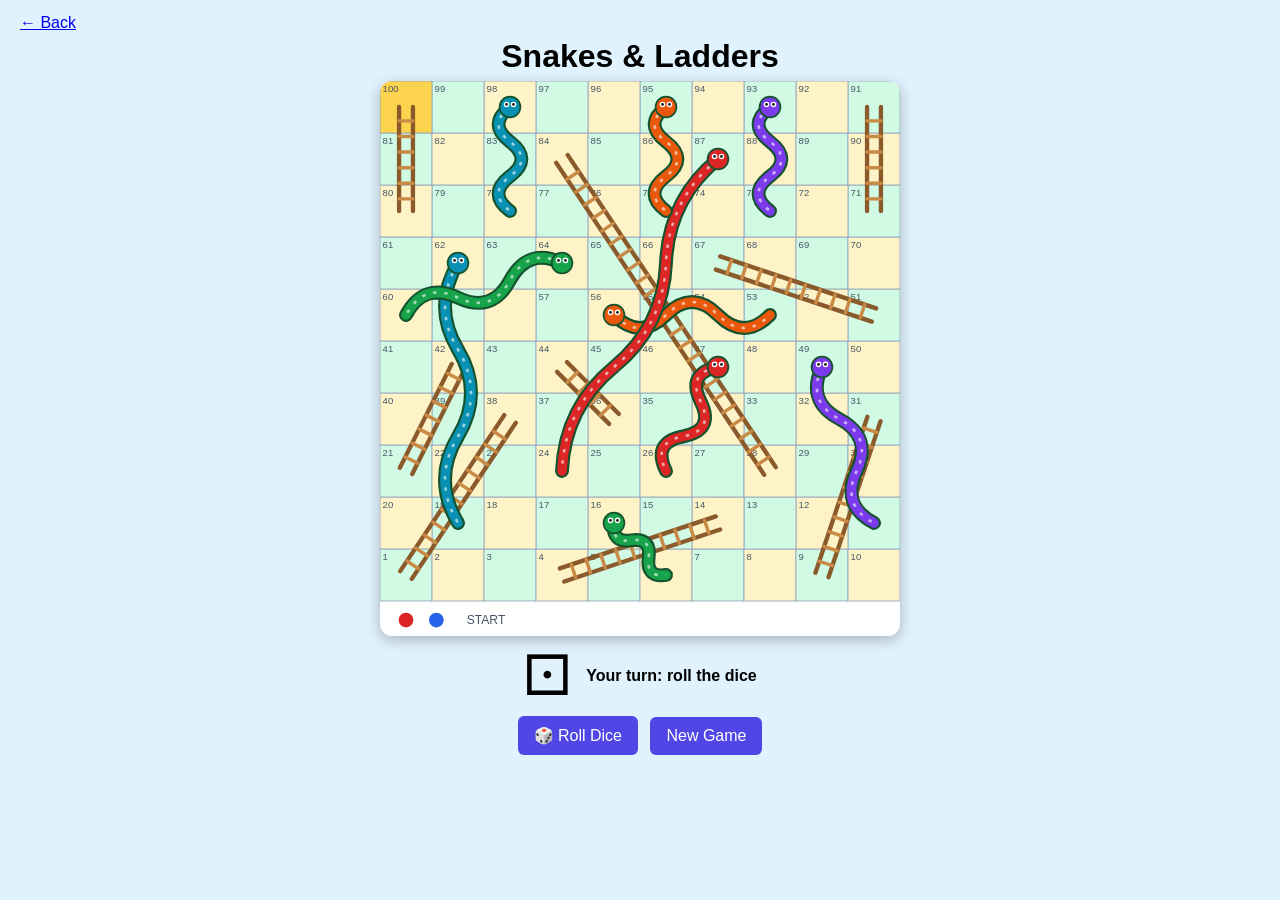
<file: snakes.html>
<!DOCTYPE html>
<html lang="en">
<head>
  <meta charset="UTF-8">
  <meta name="viewport" content="width=device-width, initial-scale=1.0">
  <title>Snakes and Ladders</title>
  <link rel="stylesheet" href="snakes.css">
</head>
<body>
  <a href="index.html" class="back">← Back</a>
  <h1>Snakes & Ladders</h1>
  <svg id="board" viewBox="0 0 600 640"></svg>
  <div class="panel">
    <div id="dice">⚀</div>
    <p id="statusText">Your turn: roll the dice</p>
  </div>
  <button id="rollBtn">🎲 Roll Dice</button>
  <button id="newBtn">New Game</button>
  <script src="snakes.js"></script>
</body>
</html>
</file>
<file: snakes.css>
body { font-family: Arial, sans-serif; text-align: center; background: #e0f2fe; margin: 0; padding: 10px; }
h1 { margin: 6px 0; }
.back { display: block; text-align: left; margin: 4px 10px; }
#board { width: min(96vw, 520px); background: #fff; border-radius: 12px; box-shadow: 0 4px 14px rgba(0,0,0,0.25); }
.token { transition: transform 0.18s linear; }
.panel { display: flex; align-items: center; justify-content: center; gap: 14px; margin: 8px 0; }
#dice { font-size: 56px; line-height: 1; }
#statusText { font-size: 16px; font-weight: bold; margin: 0; max-width: 260px; }
button { padding: 10px 16px; border: none; border-radius: 6px; background: #4f46e5; color: white; font-size: 16px; cursor: pointer; margin: 4px; }
button:disabled { opacity: 0.5; cursor: not-allowed; }
</file>
